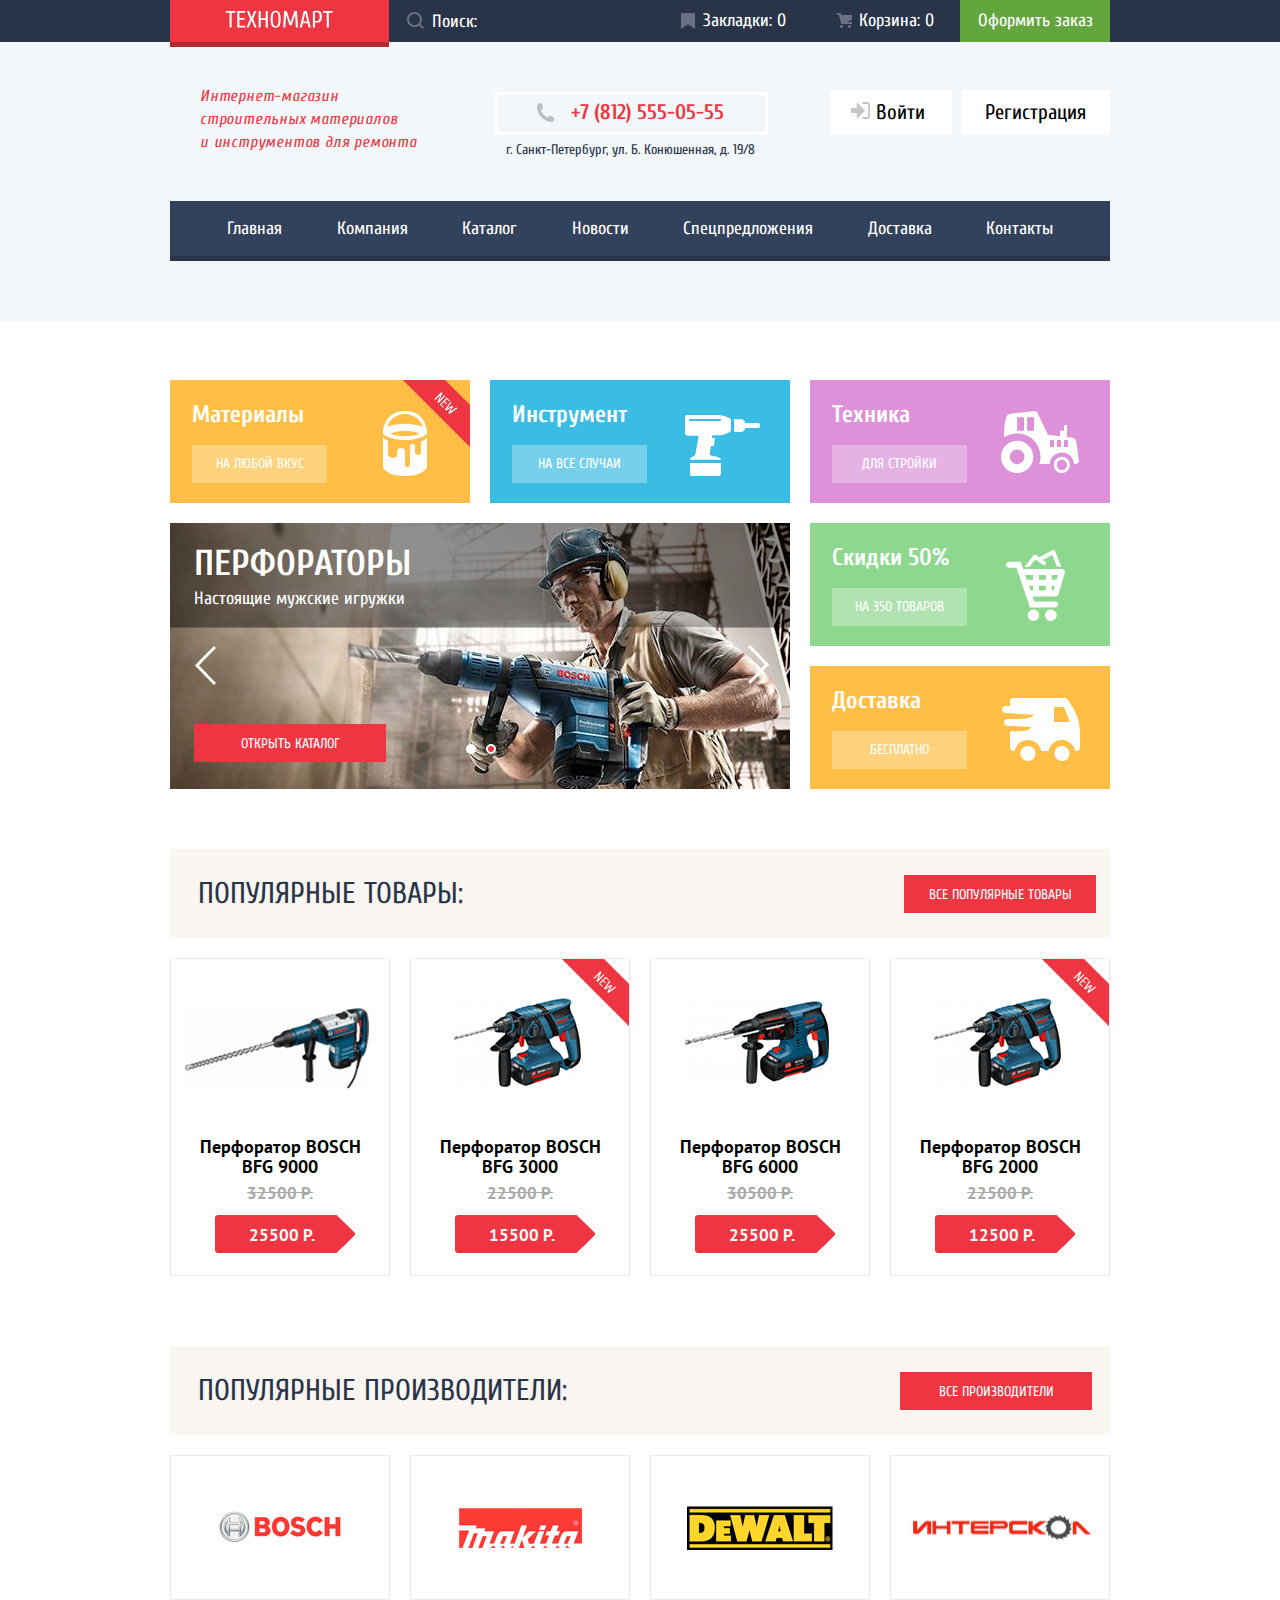
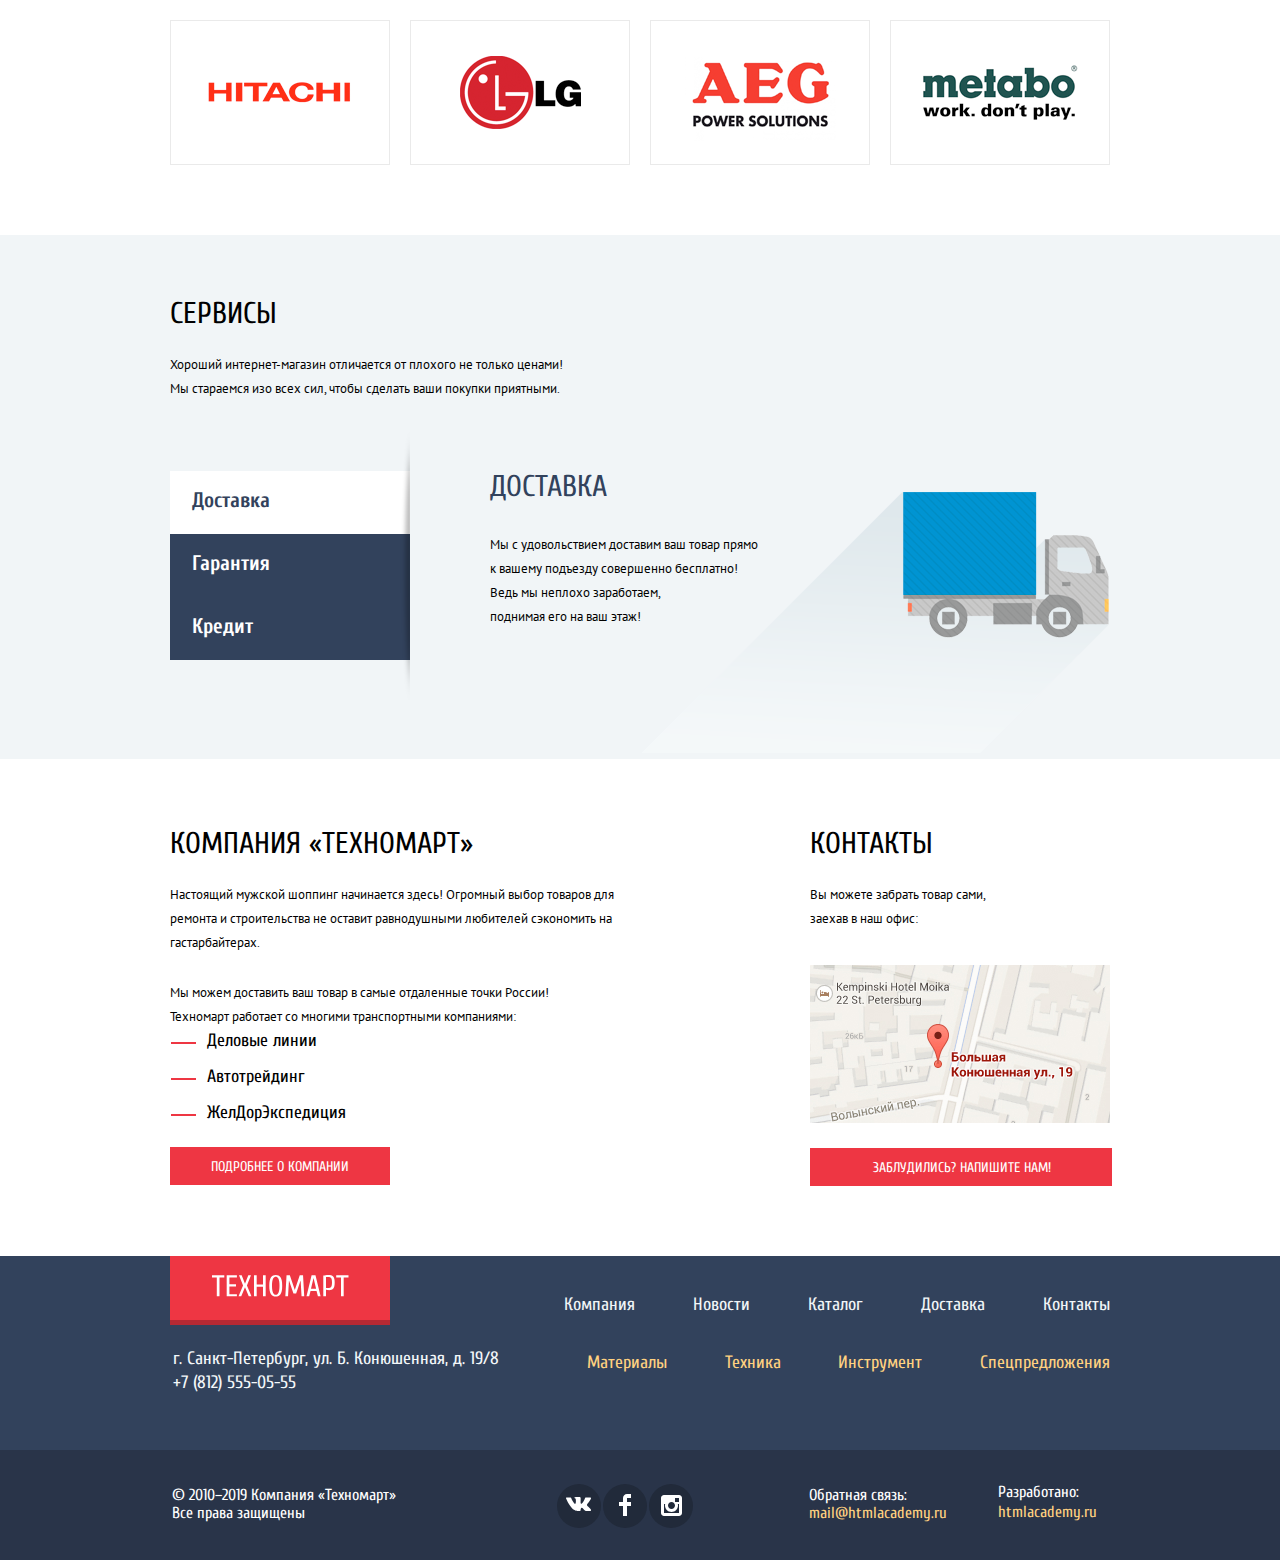
<file: index.html>
<!DOCTYPE html>
<html class="page" lang="ru">
  <head>
    <meta charset="utf-8">
    <link href="https://fonts.googleapis.com/css2?family=Cuprum:wght@400;700&display=swap" rel="stylesheet">
    <!--Шрифт Cuprum Шрифт Cuprum-->
    <link href="https://fonts.googleapis.com/css2?family=PT+Sans:wght@400;700&display=swap" rel="stylesheet">
    <!--Шрифт PT sans -->
    <link rel="stylesheet" href="css/normalize.css">
    <link rel="stylesheet" href="css/style.css">
    <title>Техномарт, велком</title>
  </head>
  <body class="page-body">
    <header class="main-header">
      <div class="up-header">
        <div class="container flex-header">
          <a href="index.html" class="shop-name"><img src="img/logo-technomart.svg" width="108" height="18" alt="Technomart-logo"></a>
          <form method="get" action="https://echo.htmlacademy.ru">
            <input type="search" class="search" name="search" id="search" placeholder="Поиск:">
            <label class="search-div" for="search"></label>
          </form>
          <a class="flex-shift bookmark" href="">Закладки: 0</a>
          <a class="basket" href="">Корзина: 0</a>
          <a class="form-button" href="">Оформить заказ</a>
        </div>
      </div>
      <div class="container flex-header-mid">
        <p class="red-text">Интернет-магазин<br>
          строительных материалов<br>
          и инструментов для ремонта
        </p>
        <div>
          <a href="tel:+78125550555" class="telno">+7 (812) 555-05-55</a>
          <p class="address">г. Санкт-Петербург, ул. Б. Конюшенная, д. 19/8</p>
        </div>
        <div>
          <a href="" class="header-button-login">
            <svg width="20" height="17" viewBox="0 0 20 17" fill="none" xmlns="http://www.w3.org/2000/svg">
              <path d="M14.1667 8.5L5.71429 0V6H0V11H5.71429V17L14.1667 8.5Z"/>
              <path d="M16.1771 15.01H11.3895V17H16.1771C18.2514 17 19.0381 15.19 19.0619 13.974V3.028C19.0381 1.811 18.2514 0 16.1771 0H11.3895V1.99H16.1771C16.9762 1.99 17.1219 2.671 17.1391 3.047V13.951C17.1229 14.327 16.9762 15.01 16.1771 15.01Z"/>
            </svg>
            Войти
          </a>
          <a href="" class="header-button-reg">Регистрация</a>
        </div>
      </div>
      <nav class="main-navigation">
        <ul class="site-navigation">
          <li><a href="">Главная</a></li>
          <li><a href="">Компания</a></li>
          <li><a href="catalog.html">Каталог</a></li>
          <li><a href="">Новости</a></li>
          <li><a href="">Спецпредложения</a></li>
          <li><a href="">Доставка</a></li>
          <li><a href="">Контакты</a></li>
        </ul>
      </nav>
    </header>
    <main>
      <h1 hidden>Магазин Техномарт</h1>
      <section id="navigation" class="navigation container">
        <h2 hidden>Навигация</h2>
        <ul class="navigation-list">
          <li class="item orange-background-1">
            <h3>Материалы</h3>
            <a class="main-button"  href="">на любой вкус</a>
          </li>
          <li class="item blue-background">
            <h3>Инструмент</h3>
            <a class="main-button"  href="">на все случаи</a>
          </li>
          <li class="item purple-background">
            <h3>Техника</h3>
            <a class="main-button"  href="">для стройки</a>
          </li>
          <li class="item green-background">
            <h3>Скидки 50%</h3>
            <a class="main-button" href="">на 350 товаров</a>
          </li>
          <li class="item orange-background-2">
            <h3>Доставка</h3>
            <a class="main-button"  href="">бесплатно</a>
          </li>
          <li class="slider">
            <div class="slider-item-1  active-slide">
              <div class="black-line">
                <h3 class="perforators">Перфораторы</h3>
                <p class="description-perforators">Настоящие мужские игружки</p>
              </div>
              <button class="button-left">Назад</button>
              <button class="button-right">Вперед</button>
              <a href="catalog.html" class="red-button open-catalog">открыть каталог</a>
              <div class="grey-round"></div>
              <div class="red-grey-round"></div>
            </div>
            <div class="slider-item-2">
              <div class="black-line">
                <h3 class="perforators">Дрели</h3>
                <p class="description-perforators">Соседям на радость!</p>
              </div>
              <button class="button-left">Назад</button>
              <button class="button-right">Вперед</button>
              <a href="catalog.html" class="red-button open-catalog">открыть каталог</a>
              <div class="grey-round"></div>
              <div class="red-grey-round"></div>
            </div>
          </li>
        </ul>
      </section>
      <section id="popular_product" class="product container">
        <div class="part">
          <h2>популярные товары:</h2>
          <a class="red-button" href="">все популярные товары</a>
        </div>
        <ul class="product-list">
          <li>
            <a href="">
            <img src="img/snippet-32961-copy-3.jpg" width="184" height="164" alt="Перфоратор BOSCH BFG 9000">
            </a>
            <p class="description">Перфоратор BOSCH<br>
              BFG 9000
            </p>
            <p class="crossed"><del>32500 Р.</del></p>
            <p class="price">25500 Р.</p>
            <div class="by-hover">
              <a class="buy-link" href="">Купить</a>
              <a class="basket-link" href="">В закладки</a>
            </div>
          </li>
          <li class="new-item">
            <a href="">
            <img src="img/snippet-18927-copy-3.jpg" width="127" height="112" alt="Перфоратор BOSCH BFG 3000">
            </a>
            <p class="description">Перфоратор BOSCH<br>
              BFG 3000
            </p>
            <p class="crossed"><del>22500 Р.</del></p>
            <p class="price">15500 Р.</p>
            <div class="by-hover">
              <a class="buy-link" href="">Купить</a>
              <a class="basket-link" href="">В закладки</a>
            </div>
          </li>
          <li>
            <a href="">
            <img src="img/snippet-945-copy-2.jpg" width="144" height="128" alt="Перфоратор BOSCH BFG 6000">
            </a>
            <p class="description">Перфоратор BOSCH<br>
              BFG 6000
            </p>
            <p class="crossed"><del>30500 Р.</del></p>
            <p class="price">25500 Р.</p>
            <div class="by-hover">
              <a class="buy-link" href="">Купить</a>
              <a class="basket-link" href="">В закладки</a>
            </div>
          </li>
          <li class="new-item">
            <a href="">
            <img src="img/snippet-18927-copy-3.jpg" width="127" height="112" alt="Перфоратор BOSCH BFG 2000">
            </a>
            <p class="description">Перфоратор BOSCH<br>
              BFG 2000
            </p>
            <p class="crossed"><del>22500 Р.</del></p>
            <p class="price">12500 Р.</p>
            <div class="by-hover">
              <a class="buy-link" href="">Купить</a>
              <a class="basket-link" href="">В закладки</a>
            </div>
          </li>
        </ul>
      </section>
      <section id="company" class="company container">
        <div class="part">
          <h2>популярные производители:</h2>
          <a class="red-button popular-company" href="">все производители</a>
        </div>
        <ul class="company-list">
          <li>
            <a href="">
            <img src="img/bosch.png" width="126" height="37" alt="лого bosch">
            </a>
          </li>
          <li>
            <a href="">
            <img src="img/makita.png" width="123" height="40" alt="лого makita">
            </a>
          </li>
          <li>
            <a href="">
            <img src="img/dewalt.png" width="146" height="44" alt="лого dewalt">
            </a>
          </li>
          <li>
            <a href="">
            <img src="img/interscol-1.png" width="200" height="75" alt="лого интерскол">
            </a>
          </li>
          <li>
            <a href="">
            <img src="img/hitachi.png" width="169" height="31" alt="лого hitachi">
            </a>
          </li>
          <li>
            <a href="">
            <img src="img/lg.png" width="121" height="73" alt="лого lg">
            </a>
          </li>
          <li>
            <a href="">
            <img src="img/aeg.png" width="151" height="96" alt="лого aeg">
            </a>
          </li>
          <li>
            <a href="">
            <img src="img/metabo.png" width="204" height="69" alt="лого metabo">
            </a>
          </li>
        </ul>
      </section>
      <section class="services-background">
        <div class="container-service">
          <h2 class="title">Сервисы</h2>
          <p>Хороший интернет-магазин отличается от плохого не только ценами!<br>
            Мы стараемся изо всех сил, чтобы сделать ваши покупки приятными.
          </p>
          <div class="services-flex">
            <ul class="services-list">
              <li class="option active-service">Доставка</li>
              <li class="option">Гарантия</li>
              <li class="option">Кредит</li>
            </ul>
            <div class="delivery active-services">
              <p>Доставка</p>
              <p>Мы с удовольствием доставим ваш товар прямо<br>
                к вашему подъезду совершенно бесплатно!<br>
                Ведь мы неплохо заработаем,<br>
                поднимая его на ваш этаж!
              </p>
            </div>
            <div class="gurantee">
              <p>гарантия</p>
              <p>Если купленный у нас товар поломается или заискрит,<br>
                а также в случае пожара, спровоцированного его<br>
                возгоранием,  вы всегда можете быть уверены в нашей<br>
                гарантии. Мы обменяем сгоревший товар на новый.<br>
                Дом уж восстановите как-нибудь сами.
              </p>
            </div>
            <div class="credit">
              <p>кредит</p>
              <p>Залезть в долговую яму стало проще!<br>
                Кредитные консультанты придут вам на помощь.
              </p>
              <a>отправить заявку</a>
            </div>
          </div>
        </div>
      </section>
      <section class="company-contact container">
        <div>
          <h2 class="title">Компания «Техномарт»</h2>
          <p>Настоящий мужской шоппинг начинается здесь! Огромный выбор товаров для<br>
            ремонта и строительства не оставит равнодушными любителей сэкономить на<br>
            гастарбайтерах.
          </p>
          <p class="paragraph">Мы можем доставить ваш товар в самые отдаленные точки России!<br>
            Техномарт работает со многими транспортными компаниями:
          </p>
          <ul class="companies-list">
            <li class="companies">Деловые линии</li>
            <li class="companies">Автотрейдинг</li>
            <li class="companies">ЖелДорЭкспедиция</li>
          </ul>
          <a class="red-button more-company" >подробнее о компании</a>
        </div>
        <div>
          <h2 class="title">Контакты</h2>
          <p class="map-gap">Вы можете забрать товар сами,<br>
            заехав в наш офис:
          </p>
          <a href="https://goo.gl/maps/ht56qPtt4KKwMJ5k6">
            <img src="img/map.jpg" width="300" height="158" alt="адрес на карте">
          </a>
          <a class="red-button got-lost" href="">заблудились? напишите нам!</a>
        </div>
      </section>
    </main>
    <footer>
      <div class="blue-background-footer">
        <div class="container container-footer">
          <div class="flex-footer">
            <a href="index.html" class="shop-name-footer"><img src="img/logo-technomart-bottom.svg" width="138" height="23" alt="Technomart-logo"></a>
            <ul class="upper-ul">
              <li><a href="">Компания</a></li>
              <li><a href="">Новости</a></li>
              <li><a href="catalog.html">Каталог</a></li>
              <li><a href="">Доставка</a></li>
              <li><a href="">Контакты</a></li>
            </ul>
          </div>
          <div class="flex-footer">
            <ul class="lower-ul">
              <li><a  href="">Материалы</a></li>
              <li><a  href="">Техника</a></li>
              <li><a  href="">Инструмент</a></li>
              <li><a  href="">Спецпредложения</a></li>
            </ul>
            <p class="address-footer">г. Санкт-Петербург, ул. Б. Конюшенная, д. 19/8<br>+7 (812) 555-05-55</p>
          </div>
        </div>
      </div>
      <div class="dark-blue-background-footer">
        <div class="frame-of-site-flex">
          <p class="rights">© 2010–2019 Компания «Техномарт»<br>
            Все права защищены
          </p>
          <ul class="icon-flex">
            <li>
              <a class="icon-vk" href=""><img src="img/icon-vk.svg" width="26" height="15" alt="vk-icon"></a>
            </li>
            <li>
              <a class="icon-fb" href=""><img src="img/icon-fb.svg" width="12" height="22" alt="facebook-icon"></a>
            </li>
            <li>
              <a class="icon-insta" href=""><img src="img/icon-insta.svg" width="21" height="21" alt="instagram-icon"></a>
            </li>
          </ul>
          <div class="link-flex">
            <p class="reference">Обратная связь:<br>
              <a href="">mail@htmlacademy.ru</a>
            </p>
            <div>
              <p class="reference">Разработано:</p>
              <a class="academy" href="https://htmlacademy.ru/intensive/htmlcss">htmlacademy.ru</a>
            </div>
          </div>
        </div>
      </div>
    </footer>
    <section class="modal modal-feedback">
      <form action="https://echo.htmlacademy.ru" method="post">
        <div class="flex-feedback">
          <div class="flex-data">
            <div class="flex-feedback-name">
              <label for="name-field">Ваше имя:</label>
              <input type="text" name="name" id="name-field" placeholder="Имя Фамилия">
            </div>
            <div class="flex-feedback-email">
              <label for="email-field">Ваш e-mail:</label>
              <input type="email" name="email" id="email-field" placeholder="email@example.com">
            </div>
          </div>
          <div>
            <label>Текст письма:</label>
            <textarea name="comment" id="comment-field" placeholder="В свободной форме" rows="10" cols="70"></textarea>
          </div>
        </div>
        <div class="feedback-send">
          <button type="submit" class="red-button">отправить</button>
        </div>
      </form>
      <button type="button" class="modal-close" aria-label="Закрыть"></button>
    </section>
    <section class="modal modal-map">
      <iframe src="https://www.google.com/maps/embed?pb=!1m18!1m12!1m3!1d1998.5991043651616!2d30.320894615877418!3d59.938794181876204!2m3!1f0!2f0!3f0!3m2!1i1024!2i768!4f13.1!3m3!1m2!1s0x4696310fca5ba729%3A0xea9c53d4493c879f!2z0JHQvtC70YzRiNCw0Y8g0JrQvtC90Y7RiNC10L3QvdCw0Y8g0YPQuy4sIDE5LCDQodCw0L3QutGCLdCf0LXRgtC10YDQsdGD0YDQsywgMTkxMTg2!5e0!3m2!1sru!2sru!4v1604430750409!5m2!1sru!2sru"
        width="943" height="449" allowfullscreen="" aria-hidden="false" title="Офис компании по адресу ул. Большая Конюшенная 19/8, Санкт-Петербург"></iframe>
      <button type="button" class="modal-close-map" aria-label="Закрыть"></button>
    </section>
  </body>
</html>
</file>
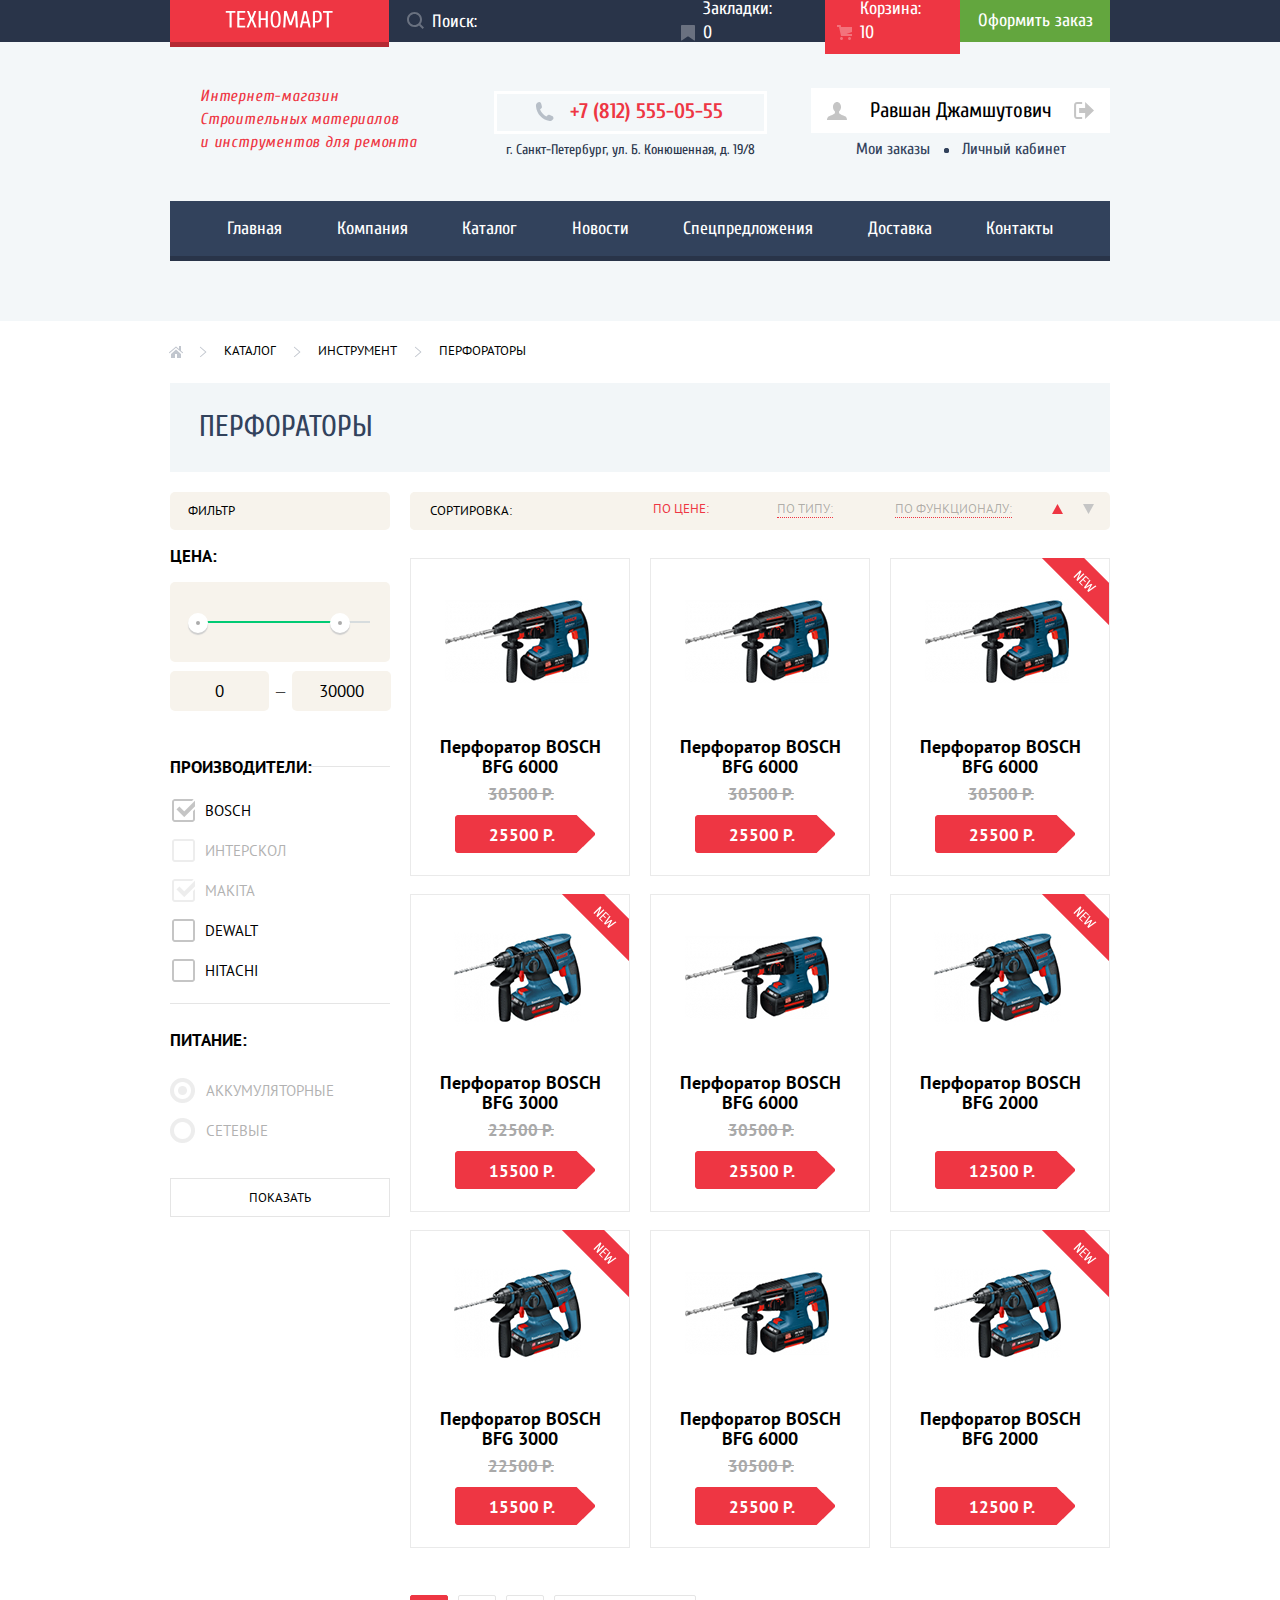
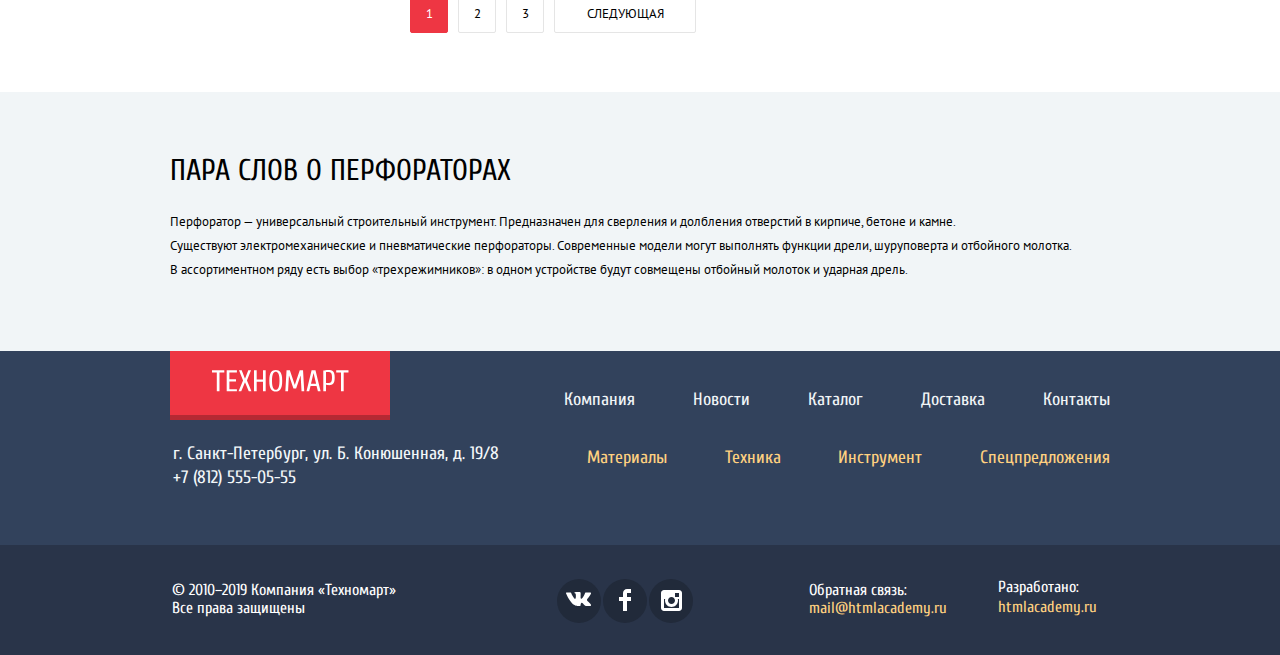
<file: catalog.html>
<!DOCTYPE html>
<html lang="ru">
  <head>
    <meta charset="utf-8">
    <link href="https://fonts.googleapis.com/css2?family=Cuprum:wght@400;700&display=swap" rel="stylesheet">
    <!--Шрифт Cuprum -->
    <link href="https://fonts.googleapis.com/css2?family=PT+Sans:wght@400;700&display=swap" rel="stylesheet">
    <!--Шрифт PT sans -->
    <link rel="stylesheet" href="css/normalize.css">
    <link rel="stylesheet" href="css/style.css">
    <title>Техномарт, каталог</title>
  </head>
  <body class="page-body">
    <header class="main-header">
      <div class="up-header">
        <div class="container flex-header">
          <a href="index.html" class="shop-name"><img src="img/logo-technomart.svg" width="108" height="18" alt="Technomart-logo"></a>
          <form method="get" action="https://echo.htmlacademy.ru">
            <input type="search" class="search" name="search" id="search" placeholder="Поиск:">
            <label class="search-div" for="search"></label>
          </form>
          <a class="flex-shift bookmark bookmark-catalog" href="">Закладки: 0</a>
          <a class="basket box-red" href="">Корзина: 10</a>
          <a class="form-button" href="">Оформить заказ</a>
        </div>
      </div>
      <div class="container  flex-header-mid">
        <p class="red-text">Интернет-магазин<br>
          Строительных материалов<br>
          и инструментов для ремонта
        </p>
        <div>
          <a href="tel:+78125550555" class="telno telno-catalog">+7 (812) 555-05-55</a>
          <p class="address address-catalog">г. Санкт-Петербург, ул. Б. Конюшенная, д. 19/8</p>
        </div>
        <div>
          <a class="header-button" href="">
            <svg width="20" height="18" viewBox="0 0 20 18" fill="none" xmlns="http://www.w3.org/2000/svg" class="user-icon">
              <path d="M17.881 14.166C15.737 13.431 13.625 12.5 12.674 11.776C12.017 11.275 11.904 10.158 12.157 9.361C13.275 8.458 14.021 6.884 14.021 5.083C14.021 2.276 12.221 0 10 0C7.77902 0 5.97901 2.276 5.97901 5.083C5.97901 6.884 6.72501 8.457 7.84201 9.36C8.09501 10.158 7.98302 11.275 7.32502 11.776C6.37502 12.5 4.26201 13.43 2.11801 14.166C-0.0259852 14.902 1.48343e-05 18 1.48343e-05 18H20C20 18 20.025 14.901 17.881 14.166Z" />
            </svg>
            Равшан Джамшутович
            <svg width="20" height="17" viewBox="0 0 20 17" fill="none" xmlns="http://www.w3.org/2000/svg" class="logout-icon">
              <path d="M20 8.5L11.125 0V6H5.125V11H11.125V17L20 8.5Z"/>
              <path d="M2.10591 13.952V3.048C2.12391 2.672 2.27691 1.991 3.11591 1.991H8.14291V0H3.11591C0.937914 0 0.111914 1.81 0.0869141 3.027V13.973C0.111914 15.189 0.937914 17 3.11591 17H8.14291V15.01H3.11591C2.27691 15.01 2.12391 14.327 2.10591 13.952Z"/>
            </svg>
          </a>
          <ul class="cabinet">
            <li><a href="" >Мои заказы</a></li>
            <li><a href="">Личный кабинет</a></li>
          </ul>
        </div>
      </div>
      <nav class="main-navigation">
        <ul class="site-navigation">
          <li><a href="index.html">Главная</a></li>
          <li><a href="">Компания</a></li>
          <li><a href="">Каталог</a></li>
          <li><a href="">Новости</a></li>
          <li><a href="">Спецпредложения</a></li>
          <li><a href="">Доставка</a></li>
          <li><a href="">Контакты</a></li>
        </ul>
      </nav>
    </header>
    <main>
      <h1 hidden>Каталог</h1>
      <div class="container">
        <section>
          <h2 hidden>Навигация</h2>
          <ul class="navigator">
            <li><a href="catalog.html">Каталог</a></li>
            <li><a>Инструмент</a></li>
            <li><a>Перфораторы</a></li>
          </ul>
        </section>
        <h2 class="catalog-title">перфораторы</h2>
        <div class="global-grid">
          <section id="filter">
            <h2 class="filter">Фильтр</h2>
            <form method="get" action="https://echo.htmlacademy.ru">
              <fieldset class="filter-item">
                <legend>Цена:</legend>
                <div class="range-filter">
                  <div class="range-controls">
                    <div class="scale">
                      <div class="bar"></div>
                    </div>
                    <div class="toggle toggle-min"></div>
                    <div class="toggle toggle-max"></div>
                  </div>
                  <div class="price-controls">
                    <label class="min-price">
                    <input type="text" name="min-price" value="0">
                    </label>
                    <p>—</p>
                    <label class="max-price">
                    <input type="text" name="max-price" value="30000">
                    </label>
                  </div>
                </div>
              </fieldset>
              <fieldset class="filter-item">
                <h3 class="filter-title">Производители:</h3>
                <div class="form-group">
                  <input type="checkbox" id="bosch" name="bosch" checked>
                  <label for="bosch">bosch</label>
                </div>
                <div class="form-group">
                  <input type="checkbox" id="interskol" name="interskol" disabled>
                  <label for="interskol">интерскол</label>
                </div>
                <div class="form-group">
                  <input type="checkbox" id="makita" name="makita" checked disabled>
                  <label for="makita">makita</label>
                </div>
                <div class="form-group">
                  <input type="checkbox" id="dewalt" name="dewalt">
                  <label for="dewalt">dewalt</label>
                </div>
                <div class="form-group">
                  <input type="checkbox" id="hitachi" name="hitachi">
                  <label for="hitachi">hitachi</label>
                </div>
              </fieldset>
              <fieldset class="filter-item">
                <h3 class="filter-title-power">Питание:</h3>
                <div class="filter-list-power">
                  <input  type="radio" value="accumulator" id="accumulator" name="power" checked disabled>
                  <label for="accumulator">аккумуляторные</label>
                </div>
                <div class="filter-list-power">
                  <input type="radio" value="mains" id="mains" name="power" disabled>
                  <label for="mains">сетевые</label>
                </div>
                <button class="filter-button" type="submit">Показать</button>
              </fieldset>
              <!-- Другие элементы формы -->
            </form>
          </section>
          <div>
            <section id="sorting" class="filter-price">
              <div class="sorting-flex">
                <h2 class="filter">Сортировка:</h2>
                <ul class="filter-upper">
                  <li><a href="" class="active-filter">По цене:</a></li>
                  <li><a href="">По типу:</a></li>
                  <li><a href="">По функционалу:</a></li>
                </ul>
                <button class="button-up-dir button-dir-active">
                  <svg width="11" height="10" viewBox="0 0 11 10" fill="none" xmlns="http://www.w3.org/2000/svg">
                    <path d="M5.5 10L0 0H11"/>
                  </svg>
                  по возрастанию
                </button>
                <!--Стрелка наверх -->
                <button class="button-down-dir">
                  <svg width="11" height="10" viewBox="0 0 11 10" fill="none" xmlns="http://www.w3.org/2000/svg">
                    <path d="M5.5 10L0 0H11"/>
                  </svg>
                  по убыванию
                </button>
                <!--Стрелка вниз -->
              </div>
            </section>
            <section id="perforators">
              <h2 hidden>Перфораторы</h2>
              <ul class="perforators-grid">
                <li>
                  <a href="">
                  <img src="img/snippet-945-copy-2.jpg" width="144" height="128" alt="Перфоратор BOSCH BFG 6000">
                  </a>
                  <p class="description">Перфоратор BOSCH<br>
                    BFG 6000
                  </p>
                  <p class="crossed-catalog"><del>30500 Р.</del></p>
                  <p class="price">25500 Р.</p>
                  <div class="by-hover">
                    <a class="buy-link" href="">Купить</a>
                    <a class="basket-link" href="">В закладки</a>
                  </div>
                </li>
                <li>
                  <a href="">
                  <img src="img/snippet-945-copy-2.jpg" width="144" height="128" alt="Перфоратор BOSCH BFG 6000">
                  </a>
                  <p class="description">Перфоратор BOSCH<br>
                    BFG 6000
                  </p>
                  <p class="crossed-catalog"><del>30500 Р.</del></p>
                  <p class="price">25500 Р.</p>
                  <div class="by-hover">
                    <a class="buy-link" href="">Купить</a>
                    <a class="basket-link" href="">В закладки</a>
                  </div>
                </li>
                <li class="new-item">
                  <a href="">
                  <img src="img/snippet-945-copy-2.jpg" width="144" height="128" alt="Перфоратор BOSCH BFG 6000">
                  </a>
                  <p class="description">Перфоратор BOSCH<br>
                    BFG 6000
                  </p>
                  <p class="crossed-catalog"><del>30500 Р.</del></p>
                  <p class="price">25500 Р.</p>
                  <div class="by-hover">
                    <a class="buy-link" href="">Купить</a>
                    <a class="basket-link" href="">В закладки</a>
                  </div>
                </li>
                <li class="new-item">
                  <a href="">
                  <img src="img/snippet-18927-copy-3.jpg" width="127" height="112" alt="Перфоратор BOSCH BFG 3000">
                  </a>
                  <p class="description">Перфоратор BOSCH<br>
                    BFG 3000
                  </p>
                  <p class="crossed-catalog"><del>22500 Р.</del></p>
                  <p class="price">15500 Р.</p>
                  <div class="by-hover">
                    <a class="buy-link" href="">Купить</a>
                    <a class="basket-link" href="">В закладки</a>
                  </div>
                </li>
                <li>
                  <a href="">
                  <img src="img/snippet-945-copy-2.jpg" width="144" height="128" alt="Перфоратор BOSCH BFG 6000">
                  </a>
                  <p class="description">Перфоратор BOSCH<br>
                    BFG 6000
                  </p>
                  <p class="crossed-catalog"><del>30500 Р.</del></p>
                  <p class="price">25500 Р.</p>
                  <div class="by-hover">
                    <a class="buy-link" href="">Купить</a>
                    <a class="basket-link" href="">В закладки</a>
                  </div>
                </li>
                <li  class="new-item">
                  <a href="">
                  <img src="img/snippet-18927-copy-3.jpg" width="127" height="112" alt="Перфоратор BOSCH BFG 2000">
                  </a>
                  <p class="description">Перфоратор BOSCH<br>
                    BFG 2000
                  </p>
                  <p class="price">12500 Р.</p>
                  <div class="by-hover">
                    <a class="buy-link" href="">Купить</a>
                    <a class="basket-link" href="">В закладки</a>
                  </div>
                </li>
                <li  class="new-item">
                  <a href="">
                  <img src="img/snippet-18927-copy-3.jpg" width="127" height="112" alt="Перфоратор BOSCH BFG 3000">
                  </a>
                  <p class="description">Перфоратор BOSCH<br>
                    BFG 3000
                  </p>
                  <p class="crossed-catalog"><del>22500 Р.</del></p>
                  <p class="price">15500 Р.</p>
                  <div class="by-hover">
                    <a class="buy-link" href="">Купить</a>
                    <a class="basket-link" href="">В закладки</a>
                  </div>
                </li>
                <li>
                  <a href="">
                  <img src="img/snippet-945-copy-2.jpg" width="144" height="128" alt="Перфоратор BOSCH BFG 6000">
                  </a>
                  <p class="description">Перфоратор BOSCH<br>
                    BFG 6000
                  </p>
                  <p class="crossed-catalog"><del>30500 Р.</del></p>
                  <p class="price">25500 Р.</p>
                  <div class="by-hover">
                    <a class="buy-link" href="">Купить</a>
                    <a class="basket-link" href="">В закладки</a>
                  </div>
                </li>
                <li  class="new-item">
                  <a href="">
                  <img src="img/snippet-18927-copy-3.jpg" width="127" height="112" alt="Перфоратор BOSCH BFG 2000">
                  </a>
                  <p class="description">Перфоратор BOSCH<br>
                    BFG 2000
                  </p>
                  <p class="price">12500 Р.</p>
                  <div class="by-hover">
                    <a class="buy-link" href="">Купить</a>
                    <a class="basket-link" href="">В закладки</a>
                  </div>
                </li>
              </ul>
              <div class="pages">
                <a href="" class="active-page">1</a>
                <a href="">2</a>
                <a href="">3</a>
                <a href="">Следующая</a>
              </div>
            </section>
          </div>
        </div>
      </div>
      <section class="services-background-catalog">
        <div class="container">
          <h2 class="title">Пара слов о перфораторах</h2>
          <p>Перфоратор — универсальный строительный инструмент. Предназначен для сверления и долбления отверстий в кирпиче, бетоне и камне.<br>
            Существуют электромеханические и пневматические перфораторы. Современные модели могут выполнять функции дрели, шуруповерта и отбойного молотка.<br>
            В ассортиментном ряду есть выбор «трехрежимников»: в одном устройстве будут совмещены отбойный молоток и ударная дрель.
          </p>
        </div>
      </section>
    </main>
    <footer>
      <div class="blue-background-footer">
        <div class="container container-footer">
          <div class="flex-footer">
            <a href="index.html" class="shop-name-footer"><img src="img/logo-technomart-bottom.svg" width="138" height="23" alt="Technomart-logo"></a>
            <ul class="upper-ul">
              <li><a href="">Компания</a></li>
              <li><a href="">Новости</a></li>
              <li><a href="catalog.html">Каталог</a></li>
              <li><a href="">Доставка</a></li>
              <li><a href="">Контакты</a></li>
            </ul>
          </div>
          <div class="flex-footer">
            <ul class="lower-ul">
              <li><a  href="">Материалы</a></li>
              <li><a  href="">Техника</a></li>
              <li><a  href="">Инструмент</a></li>
              <li><a  href="">Спецпредложения</a></li>
            </ul>
            <p class="address-footer">г. Санкт-Петербург, ул. Б. Конюшенная, д. 19/8<br>+7 (812) 555-05-55</p>
          </div>
        </div>
      </div>
      <div class="dark-blue-background-footer">
        <div class="frame-of-site-flex">
          <p class="rights">© 2010–2019 Компания «Техномарт»<br>
            Все права защищены
          </p>
          <ul class="icon-flex">
            <li>
              <a class="icon-vk" href=""><img src="img/icon-vk.svg" width="26" height="15" alt="vk-icon"></a>
            </li>
            <li>
              <a class="icon-fb" href=""><img src="img/icon-fb.svg" width="12" height="22" alt="facebook-icon"></a>
            </li>
            <li>
              <a class="icon-insta" href=""><img src="img/icon-insta.svg" width="21" height="21" alt="instagram-icon"></a>
            </li>
          </ul>
          <div class="link-flex">
            <p class="reference">Обратная связь:<br>
              <a href="">mail@htmlacademy.ru</a>
            </p>
            <div>
              <p class="reference">Разработано:</p>
              <a class="academy" href="https://htmlacademy.ru/intensive/htmlcss">htmlacademy.ru</a>
            </div>
          </div>
        </div>
      </div>
    </footer>
    <section class="modal modal-add">
      <p>Товар добавлен в корзину!</p>
      <div class="add-buttons">
        <a class="red-button">оформить заказ</a>
        <a class="shop-button">продолжить покупки</a>
      </div>
      <button type="button" class="modal-add-close" aria-label="Закрыть"></button>
    </section>
  </body>
</html>
</file>
<file: css/style.css>
:root{
  --red: #EE3643;
  --dark-blue: #293449;
  --white: #FFFFFF;
  --black: #000000;
  --green-button: #63A63E;
  --green-button-hover:#5FBB2D;
  --header-focus:#161D29;
  --background-orange: #FFBF47;
  --background-blue: #3BBCE3;
  --background-purple: #DC91D8;
  --background-green: #8ED78F;
  --part-color: #F9F5F0;
  --grey: #A9A9A9;
  --light-blue: #F1F5F7;
  --dark-light-blue: #32425C;
  --golden: #FFD180;
  --footer-address: #F3F7F9;
  --catalog-title: #F2F6F8;
  --cream: #F7F3EC;
  --border: #E5E5E5;
  --grey-box: #EAEAEA;
  --background-icon:#212A3A;
  --basic-grey:#C5C5C5;
  --shop-name-focus:#BA2732;
  --shop-name-hover: #CA2C37;
  --login-hover: #3D546F;
  --focus-navigation: #1D2739;
  --green-button-shadow: #367315;
  --green-button-hover: #5FBB2D;
  --green-button-focus: #518534;
  --feedback-send-background: #F4F4F4;
}

/*Grid*/
.page{
  height: 100%;
}

.container {
  width: 940px;
  margin: 0 auto;
  padding: 0;
}
.container-service{
  width: 940px;
  margin: 0 auto;
  padding: 0;
}

.navigation{
  margin-bottom: 60px;
  margin-top: 59px;
}

.navigation-list{
  display: grid;
  margin: 0;
  padding: 0;
  gap:20px;
  grid-template-columns: 300px 300px 300px;
  grid-auto-rows: 123px 123px 123px;
}
.navigation-list li{

}
.navigation-list h3{
  padding-left: 22px;
  margin-top: 20px;
}
.slider{
  position: relative;
  grid-column: 1 / 3;
  grid-row: 2 / 4;
}

.slider h3{
  margin: 0;
  padding: 0;
  padding-left: 24px;
  padding-top: 23px;
  text-transform: uppercase;
}
.slider p{
  margin: 0;
  padding: 0;
  padding-left: 24px;
  padding-top: 5px;
  padding-bottom: 16px;
}

.slider-item-1{
  display: none;
  height: 266px;
  background-image: url("../img/layer-99.jpg");
}

.slider-item-2{
  display: none;
  height: 266px;
  background-image: url("../img/layer-98.jpg");
}
.slider-item-1.active-slide{
  display:block;
}
.slider-item-2.active-slide{
  display:block;
}
.product{
  margin-bottom: 70px;
}

.product-list{
  display: grid;
  margin: 0;
  padding: 0;
  gap:20px;
  grid-template-columns: repeat(4, 220px);
  grid-auto-rows: 318px;
}
.product-list li{
  text-align: center;
  border: 1px solid var(--grey-box);
  box-sizing: border-box;
  position: relative;
}

.product-list a{
  display: flex;
  flex-wrap: wrap;
  width: 100%;
  height: 153px;
  justify-content: center;
  align-items: center;
  padding-right: 6px;
  box-sizing: border-box;
}

.product-list img, .perforators-grid img{
  position: relative;
  top:7px;
}
.company{
  margin-bottom: 70px;
}

.company-list{
  display: grid;
  margin: 0;
  padding: 0;
  gap:20px;
  grid-template-columns: repeat(4, 220px);
  grid-template-rows: repeat(2, 145px);
}


.company-list a{
  border: 1px solid var(--grey-box);
  box-sizing: border-box;
  display: flex;
  justify-content:center;
  align-items:center;
  width: 220px;
  height: 145px;
}

.company-list li:hover{
  box-shadow:0 4px 20px rgba(0, 0, 0, 0.15);
}
.company-list li:focus, .company-list a:focus{
  opacity: 0.5;
}


.company-contact{
  display: grid;
  grid-template-columns: 640px 300px;
  margin-top: 70px;
  margin-bottom: 70px
}

.global-grid{
display: grid;
gap:20px;
grid-template-columns: 220px 700px;
}

.perforators-grid{
  margin: 0;
  padding: 0;
  display:grid;
  grid-column-gap: 20px;
  grid-row-gap: 18px;
  grid-template-columns: 220px 220px 220px;
  grid-auto-rows: 318px;
}
.perforators-grid li{
  text-align: center;
  border: 1px solid var(--grey-box);
  box-sizing: border-box;
  position: relative;
}

.new-item::after{
  content:"";
  position: absolute;
  background-image: url("../img/flag-new.png");
  z-index: 3;
  display: block;
  width: 70px;
  height: 70px;
  top:-0.5px;
  right:0px;
}

.perforators-grid a{
  display: flex;
  flex-wrap: wrap;
  width: 100%;
  height: 153px;
  justify-content: center;
  align-items: center;
  padding-right: 6px;
  box-sizing: border-box;
}

.perforators-grid img{
  position: relative;
  top:7px;
}
.crossed-catalog{
  color: var(--grey);
  font-family: "PT Sans", "Arial", sans-serif;
  font-weight: bold;
  font-size: 17px;
  line-height: 18px;
  margin: 0;
  padding: 0;
  position: relative;
  top: 8px;
  left: 1px;
}

.by-hover{
  position: absolute;
  top:-0.5px;
  left:0.5px;
  width: 100%;
  background-color: var(--white);
  height: 130px;
  display: none;
}
.perforators-grid li:hover .by-hover, .product-list li:hover .by-hover{
  display: block;
}

.perforators-grid li:hover, .product-list li:hover{
  box-shadow: 0 4px 20px rgba(0,0,0, 0.15);
}
.by-hover .buy-link:hover{
  background-color:var(--green-button-hover);
}

.by-hover .buy-link:focus{
  background-color: var(--green-button-focus);
}

.by-hover .basket-link:hover{
  border-color: var(--dark-light-blue);
}

.by-hover .basket-link:focus{
  opacity: 0.5;
}
/*Flex*/

.flex-header{
  display:flex;
  justify-content:flex-start;
  align-items: center;
  height: 42px;
}
.flex-shift{
margin-left: auto;
}
.flex-header-mid{
display: flex;
justify-content: space-between;
align-items: center;
margin-bottom: 3px;
}
.site-navigation{
  display:flex;
  justify-content: space-between;
  align-items: center;
  width:940px;
  height:60px;
  margin: 0 auto;
  padding:0;
  margin-bottom: 60px;
}

.site-navigation li{
  height: 100%;
  box-sizing: border-box;
}

.site-navigation a{
  height: 100%;
  padding: 16px 27px;
  display: block;
  box-sizing: border-box;
  color:var(--white);
}

.site-navigation a:hover{
  background-color: var(--dark-blue);
}

.site-navigation a:focus{
  background-color: var(--red);
}

.site-navigation li:first-child{
  margin-left:30px;
}

.site-navigation li:last-child{
  margin-right: 30px;
}

.part{
  display: flex;
  width:940px;
  height: 89px;
  justify-content: space-between;
  align-items: center;
}
.services-flex{
  display: flex;
  justify-content: flex-start;
}

.services-flex div{
  margin-left: 80px;
  flex-grow: 1;
  position: relative;
  margin-top: 33px;
}
.navigator{
  display: flex;
  justify-content: flex-start;
  align-items: center;
  position: relative;
  top:5px;
}

.flex-number-input{
  margin-top: 9px;
  display: flex;
  justify-content: space-between;
  align-items: center;
}

.sorting-flex{
  display: flex;
  align-items: center;
  margin-bottom: 28px;
  position: relative;
}

.sorting-flex .filter{
  padding-top: 10px;
  padding-bottom: 10px;
  padding-left: 20px;
  margin: 0;
}
.filter-upper{
  display: flex;
  margin: 0;
  padding: 0;
  position: relative;
  left: 141px;
  bottom: 2px;
}
.filter-upper li:nth-child(2){
  margin-left:68px;
  margin-right: 62px;
}
.pages{
  margin-top: 47px;
  margin-bottom: 59px;
  padding: 0;
  display: flex;
  justify-content: flex-start;
  align-items: center;
}
.upper-ul{
  display: flex;
  justify-content: space-between;
  padding: 0;
  width: 546px;
  margin-top: 32px;
  margin-bottom: 2px;
}

.lower-ul{
  display: flex;
  justify-content: space-between;
  padding: 0;
  margin-left: auto;
  width: 523px;
  margin-top: 25px;
}

.container-footer{
  padding-bottom: 55px;
}

.flex-footer{
  display: flex;
  justify-content: space-between;
  align-items: center;
}
.flex-footer p{
  order: -1;
}
.frame-of-site-flex{
  width: 940px;
  margin: 0 auto;
  display: flex;
  justify-content: space-between;
  align-items: center;
}
.link-flex{
  display: flex;
  justify-content: flex-start;
  align-items: center;
  position: relative;
  right: 13px;
  bottom: 2px;
}
.link-flex div{
  margin-left: 51px;
}

.icon-flex{
  display: flex;
  justify-content:space-between;
  position: relative;
  padding-left: 34px;
}
.icon-flex li{
  margin: 0 1px;
  content: "";
  width: 44px;
  height: 44px;
  border-radius:50%;
  background-color: var(--background-icon);
  display: flex;
  justify-content: center;
  align-items: center;
}
.icon-flex li:hover, .icon-flex li:focus{
  background-color: var(--red);
}
.icon-vk{
  padding-top: 2px;
}

.icon-fb{
  padding-top: 6px;
}

.icon-insta{
  padding-top: 7px;
}

/*Global*/
.page-body{
  font-family: "PT Sans", "Arial", sans-serif;
  font-size: 13px;
  line-height: 24px;
  font-weight: 400;
  min-height: 100%;
display: grid;
grid-template-rows: min-content 1fr min-content;

}

.page-body a{
    text-decoration:none;
}
.page-body ul{
  list-style:none;
}

.main-header{
  background: var(--footer-address);
}
.up-header{
  background-color: var(--dark-blue);
  color: var(--white);
  font-family: "Cuprum", "Arial", sans-serif;
  font-size: 18px;
  line-height: 24px;
}


.search-div{
  position: relative;
}

.search-div::before{
  content: "";
  position: absolute;
  width: 17px;
  height: 17px;
  left:18px;
  top:-30px;
  background-image: url("../img/icon-search.svg");
  background-repeat: no-repeat;
  background-position: 0 0;
}

.search{
  background-color: var(--dark-blue);
  color: var(--white);
  font-family: "Cuprum", "Arial", sans-serif;
  font-size: 18px;
  line-height: 24px;
  border: none;
  display: block;
  height: 42px;
  width: 271px;
  padding-left: 43px;
  position: relative;
}

.search:focus + label::before{
  background-image: url("../img/icon-search-red.svg");
}

.search:focus{
  background-color: var(--white);
  color: var(--black);
}

.search a{
  font-size: 24px;
  font-weight: 400;
}

.search::placeholder{
  color: var(--white);
  font-family: "Cuprum", "Arial", sans-serif;
  font-size: 18px;
  line-height: 24px;
}

.bookmark{
  position: relative;
  display: block;
  padding: 9px 24px 9px 43px;
}
.bookmark-catalog{
  padding-right: 39px;
}
.bookmark::before{
  content: "";
  position: absolute;
  width: 14px;
  height: 16px;
  right: 115px;
  bottom: 13px;
  background-image: url("../img/icon-bookmark.svg");
  background-repeat: no-repeat;
  background-position: 0 0;
  opacity: 0.3;
}

.bookmark-catalog::before{
  content: "";
  position: absolute;
  width: 14px;
  height: 16px;
  right: 130px;
  bottom: 13px;
  background-image: url("../img/icon-bookmark.svg");
  background-repeat: no-repeat;
  background-position: 0 0;
  opacity: 0.3;
}
.bookmark:visited, .basket:visited{
  color: var(--white);
}
.bookmark:focus, .basket:focus{
  background-color: var(--header-focus);
  color: rgba(255,255,255, 0.5);
}

.bookmark:hover::before, .basket:hover::before{
  opacity: 1;
}

.bookmark:focus::before, .basket:focus::before{
  opacity: 0.3;
}

.basket{
  position: relative;
  display: block;
  padding: 9px 26px 9px 49px;
}
.basket::before{
  content: "";
  position: absolute;
  width: 15px;
  height: 15px;
  right: 108px;
  bottom: 14px;
  background-image: url("../img/icon-cart.svg");
  background-repeat: no-repeat;
  background-position: 0 0;
  opacity: 0.3;
}

.shop-name{
  background-color: var(--red);
  color: var(--white);
  display: inline-block;
  text-align: center;
  padding-top: 14px;
  padding-left: 55px;
  padding-right: 56px;
  padding-bottom: 12px;
  box-shadow: inset 0px -5px 0px rgba(0, 0, 0, 0.24);
}
.shop-name:focus{
  background-color: var(--shop-name-focus);
}

.box-red {
  background-color: var(--red);
  padding-right: 21px;
  padding-left: 35px;
}
.form-button{
  background-color: var(--green-button);
  color: var(--white);
  list-style: none;
  width: 150px;
  height: 42px;
  border: 0;
  text-align: center;
  line-height: 42px;
}

.form-button:hover{
  background-color: var(--green-button-hover);
}
.form-button:focus{
  background-color: var(--green-button);
  color: rgba(255,255,255, 0.5)
}

.red-text{
  color: var(--red);
  font-family: "Cuprum", "Arial", sans-serif;
  font-style: italic;
  font-size: 16px;
  line-height: 23px;
  position: relative;
  left:30px;
  margin-top: 42.5px;
  margin-bottom: 44.5px;
  letter-spacing: 0.8px;
}
.telno{
  color: var(--red);
  font-family: "Cuprum", "Arial", sans-serif;
  font-weight: bold ;
  font-size: 21px;
  line-height: 30px;
  text-decoration: none;
  display: inline-block;
  position: relative;
  padding:2px 41px 5px 73px;
  border: 3px solid var(--white);
  box-sizing: border-box;
  position: relative;
  left:25px;
  top:19px;
}
.telno-catalog{
  left:32px;
  top:18px;
}
.telno::before{
  content: "";
  position: absolute;
  width: 19px;
  height: 19px;
  left:38px;
  bottom: 10px;
  background-image: url("../img/icon-phone.svg");
  background-repeat: no-repeat;
  background-position: 0 0;
}

.address{
  color:var(--dark-blue);
  font-family: "Cuprum", "Arial", sans-serif;
  font-size: 14px;
  line-height: 24px;
  position: relative;
  left:36px;
  top: 8px;
}

.address-catalog{
  left:44px;
}

.header-button-login, .header-button-reg{
  background: var(--white);
  color: var(--black);
  font-family: "Cuprum", "Arial", sans-serif;
  font-size: 21px;
  line-height: 21px;
  position: relative;
}

.header-button-login{
  display: inline-block;
  padding-top:12px;
  padding-bottom: 12px;
  padding-left: 21px;
  padding-right: 27px;
  margin-right: 10px;
  position: relative;
  top:-8px;
  left:4px;
}

.header-button-login svg{
  fill:var(--basic-grey);
}

.header-button-login:hover, .header-button-reg:hover{
  color: var(--red);
}
.header-button-login:hover svg{
    fill:var(--login-hover);
}
.header-button-login:focus, .header-button-reg:focus{
  color: var(--basic-grey);
}

.header-button-login:focus svg{
    fill: var(--basic-grey);
}

.header-button-reg{
  display: inline-block;
  padding: 12px 24px;
  position: relative;
  top:-8px;
}

.header-button-login:hover::before{
  background-color: var(--login-hover);
}


.header-button{
  background: var(--white);
  color: var(--black);
  font-family: "Cuprum", "Arial", sans-serif;
  font-size: 21px;
  line-height: 21px;
  position: relative;
  display: inline-block;
  width: 299px;
  padding-top: 12px;
  padding-bottom: 12px;
  text-align: center;
  position: relative;
  top:12.5px;
}

.header-button svg{
  fill:var(--basic-grey);
}

.header-button:hover svg{
  fill: var(--login-hover);
}

.header-button:focus{
  color:var(--basic-grey);
}

.header-button:focus svg{
  fill:var(--basic-grey);
}

.user-icon{
  position: absolute;
  top:14px;
  left:16px;
}

.logout-icon{
  position: absolute;
  top:14px;
  right:16px;
}


.cabinet{
  display: flex;
  justify-content: space-between;
  align-items: center;
  width: 210px;
  height: 18px;
  position: relative;
  top:7px;
  left:5px;
}

.cabinet a{
  font-family: "Cuprum", "Arial", sans-serif;
  font-size: 16px;
  line-height: 18px;
  color: var(--dark-light-blue);
}

.cabinet a:hover{
  color:var(--red);
}

.cabinet a:focus{
  color:var(--basic-grey);
}

.cabinet a:first-child:after{
  content: "";
  position: absolute;
  width: 5px;
  height: 5px;
  right:16px;
  left: 128px;
  top: 7px;
  background-color: var(--dark-light-blue);
  border-radius: 50%;
  background-repeat: no-repeat;
  background-position: 0 0;
}
.cabinet a:first-child:hover::after{
  background-color: var(--red);
}

.cabinet a:first-child:focus:after{
  background-color: var(--basic-grey);
}

.site-navigation{
  background-color: var(--dark-light-blue);
  color: var(--white);
  font-family: "Cuprum", "Arial", sans-serif;
  font-size: 18px;
  line-height: 24px;
  box-shadow: inset 0px -5px 0px var(--dark-blue);
}



.item h3{
  font-family: "Cuprum", "Arial", sans-serif;
  font-style: normal;
  font-weight: bold;
  font-size: 24px;
  line-height: 30px;
  color: var(--white);
}

.main-button{
  background: rgba(255,255,255,0.3);
  color: var(--white);
  font-family: "Cuprum", "Arial", sans-serif;
  font-style: normal;
  font-weight: normal;
  font-size: 14px;
  line-height: 18px;
  color: var(--white);
  text-transform: uppercase;
  display: block;
  width: 135px;
  text-align: center;
  padding-top: 10px;
  padding-bottom: 10px;
  position: relative;
  left:22px;
  top: -9px;
}


.main-button:hover{
  background: rgba(197, 197, 197, 0.3);
}

.main-button:focus{
  background: rgba(169, 169, 169, 0.3);
}

.orange-background-1, .orange-background-2{
  background-color: var(--background-orange);
}

.orange-background-1{
  background-image: url("../img/icon-1.svg"), url("../img/flag-new.png");
  background-repeat: no-repeat, no-repeat;
  background-position:213px 31px, 230px 0px;
}
.blue-background{
  background-color: var(--background-blue);
  background-image: url("../img/icon-2.svg");
  background-repeat: no-repeat;
  background-position:195px 35px;
}
.purple-background{
  background-color:  var(--background-purple);
  background-image: url("../img/icon-3.svg");
  background-repeat: no-repeat;
  background-position:191px 31px;
}
.green-background{
  background-color:  var(--background-green);
  background-image: url("../img/icon-4.svg");
  background-repeat: no-repeat;
  background-position:196px 26px;
}
.orange-background-2{
background-image: url("../img/icon-5.svg");
background-repeat: no-repeat;
background-position:192px 32px;
}

.black-line{
  background-color: rgba(0,0,0,0.25);
}
.perforators{
  font-family: "Cuprum", "Arial", sans-serif;
  font-weight: bold;
  font-size: 36px;
  line-height: 36px;
  color: var(--white);
}
.description-perforators{
  font-family: "Cuprum", "Arial", sans-serif;
  font-size: 18px;
  line-height: 24px;
  color: var(--white);
}

.button-left{
  position: absolute;
  width: 22px;
  height: 40px;
  background-color: transparent;
  border: none;
  font-size: 0;
  background-image: url("../img/icon-left.png");
  margin-left: 24px;
  margin-top: 18px;
}

.button-right{
  position: absolute;
  width: 22px;
  height: 40px;
  background-color: transparent;
  border: none;
  font-size: 0;
  background-image: url("../img/icon-right.png");
  margin-top: 18px;
  margin-left: 578px;
}

.open-catalog{
position: relative;
left: 24px;
top: 97px;
}

.grey-round{
  content: "";
  width: 10px;
  height: 10px;
  border-radius:50%;
  background-color: var(--white);
  position: relative;
  left:296px;
  top: 79px;
}

.red-grey-round{
  content: "";
  width: 6px;
  height: 6px;
  border-radius:50%;
  background-color: var(--red);
  border: 2px solid var(--white);
  position: relative;
  left:316px;
  top: 69px;
  }

.navigator a {
  font-family: "PT Sans", "Arial", sans-serif;
  color:var(--black);
  font-size: 13px;
  line-height: 18px;
  text-transform: uppercase;
}
 .navigator li{
  position: relative;
  left:14px;
}
.navigator li:not(:last-child){
  padding-right: 42px;
}

.navigator::before{
  position: absolute;
  width: 14px;
  height: 12px;
  background-image: url("../img/icon-home.svg");
  content: "";
  left:-1px;
  bottom:5px;
  background-repeat: no-repeat;
  background-position: 0 0;
}

.navigator li::before{
  position: absolute;
  width: 8px;
  height: 12px;
  background-image: url("../img/icon-right-small.svg");
  content: "";
  left:-25px;
  bottom:5px;
  background-repeat: no-repeat;
  background-position: 0 0;
}
.catalog-title{
  font-family: "Cuprum", "Arial", sans-serif;
  background-color: var(--catalog-title);
  color:var(--dark-light-blue);
  font-size: 30px;
  line-height: 30px;
  font-weight: 400;
  text-transform: uppercase;
  padding-top: 29px;
  padding-left: 29px;
  padding-bottom: 30px;
  margin-bottom: 20px;
}

.filter {
  font-family: "PT Sans", "Arial", sans-serif;
  color:var(--black);
  font-size: 13px;
  line-height: 18px;
  font-weight: 400;
  text-transform: uppercase;
  background-color:var(--cream);
  padding-left: 18px;
  padding-top: 10px;
  padding-bottom: 10px;
  margin-top: 0;
  border-radius: 5px;
}

.filter-price{
  background-color:var(--cream);
  border-radius: 5px;
}
.number-input{
  font-family: "PT Sans", "Arial", sans-serif;
  background-color:var(--cream);
  font-size: 17px;
  line-height: 18px;
  width: 95px;
  height: 38px;
  display: flex;
  justify-content: center;
  align-items: center;
}
.filter-title{
  font-family: "PT Sans", "Arial", sans-serif;
  color:var(--black);
  font-weight: bold;
  text-transform: uppercase;
  font-size: 17px;
  line-height: 30px;
  margin-top: 41px;
}

.filter-title-power{
  font-family: "PT Sans", "Arial", sans-serif;
  color:var(--black);
  font-weight: bold;
  text-transform: uppercase;
  font-size: 17px;
  line-height: 30px;
  margin-top: 26px;
  margin-bottom: 22px;
}

.form-group{
  font-family: "PT Sans", "Arial", sans-serif;
  color:var(--black);
  text-transform: uppercase;
  font-size: 15px;
  line-height: 19px;
  padding: 0;
  padding-top: 2px;
  padding-left: 35px;
  padding-bottom: 19px;
}

.form-group input, .filter-list-power input{
  display: none;
  cursor: pointer;
}
.form-group label, .filter-list-power label{
  position: relative;
  cursor: pointer;
}

.form-group label::before{
  content: "";
  position: absolute;
  top:-2px;
  left:-33px;
  width: 23px;
  height:23px;
  background-image: url("../img/checkbox-off.png");
  background-repeat: no-repeat;
  background-position: 0 0;
}

.form-group label:hover::before{
  background-image: url("../img/checkbox-off-hover.png");
}

.form-group input:checked + label:before{
  content: "";
  position: absolute;
  top:-2px;
  left:-33px;
  width: 23px;
  height:23px;
  background-image: url("../img/checkbox-on.png");
  background-repeat: no-repeat;
  background-position: 0 0;
}

/*
.form-group input:checked:disabled + label:before{
  background-image: url("../img/checkbox-on-hover.png");
  opacity: 0.3;
}
.form-group input:disabled + label:before{
  background-image: url("../img/checkbox-off-hover.png");
  opacity: 0.3;
}
*/
.form-group input:checked + label:hover::before{
  background-image: url("../img/checkbox-on-hover.png");
}

.form-group input:disabled + label{
  opacity: 0.3;
  pointer-events: none;
}


.filter-list-power{
  font-family: "PT Sans", "Arial", sans-serif;
  color:var(--black);
  text-transform: uppercase;
  font-size: 15px;
  line-height: 19px;
  padding: 0;
  padding-top: 4px;
  padding-left: 36px;
  padding-bottom: 17px;
}


.filter-list-power label::before{
  content: "";
  position: absolute;
  top:-3px;
  left:-36px;
  width: 25px;
  height:25px;
  background-image: url("../img/radio-off.png");
  background-repeat: no-repeat;
  background-position: 0 0;
}

.filter-list-power label:hover::before{
    background-image: url("../img/radio-off-hover.png");
}

.filter-list-power input:checked + label::before{
  content: "";
  position: absolute;
  top:-3px;
  left:-36px;
  width: 25px;
  height:25px;
  background-image: url("../img/radio-on.png");
  background-repeat: no-repeat;
  background-position: 0 0;
}
.filter-list-power input:checked + label:hover::before{
  background-image: url("../img/radio-on-hover.png");
}

.filter-list-power input:checked + label:hover::before{
  background-image: url("../img/radio-on-hover.png");
}

.filter-list-power input:disabled + label{
  opacity: 0.3;
  pointer-events: none;
}


.filter-button{
  font-family: "PT Sans", "Arial", sans-serif;
  color:var(--black);
  text-transform: uppercase;
  font-size: 13px;
  line-height: 18px;
  background-color:var(--white);
  border: 1px solid var(--border);
  width: 220px;
  padding-top:10px;
  padding-bottom: 9px;
  margin-top: 21px;
}


.filter-upper a{
  font-family: "PT Sans", "Arial", sans-serif;
  font-size: 13px;
  line-height: 18px;
  text-transform: uppercase;
  color:rgba(0, 0, 0, 0.3);
  border-bottom: 1px dotted var(--red);
}



.filter-upper a:hover{
  color:var(--black);
  border-bottom: 1px solid var(--red);
}

.filter-upper a.active-filter{
  color:var(--red);
  border:none;
}

.button-down-dir{
  position: absolute;
  width: 11px;
  height: 10px;
  background-color: transparent;
  border: none;
  font-size: 0;
  left: 667px;
  top: 11px;
}

.button-down-dir svg, .button-up-dir svg{
  fill:var(--basic-grey);
}

.button-up-dir{
  position: absolute;
  width: 11px;
  height: 10px;
  background-color: transparent;
  border: none;
  font-size: 0;
  left: 647px;
  top: 13px;
  transform: rotate(180deg);
}

.button-up-dir:hover svg, .button-down-dir:hover svg{
  fill:var(--black);
}
.button-dir-active svg, .button-dir-active:hover svg {
  fill:var(--red);
}

.red-button{
  background-color: var(--red);
  color: var(--white);
  font-family: "Cuprum", "Arial", sans-serif;
  font-size: 14px;
  line-height: 18px;
  text-transform: uppercase;
  display: inline-block;
  width: 192px;
  text-align: center;
  padding-top: 11px;
  padding-bottom: 9px;
}

.red-button:hover{
  background-color: var(--shop-name-hover);
}
.red-button:focus{
  background-color: var(--shop-name-focus);
}
.part{
  background-color: var(--part-color);
  margin-bottom: 20px;
}
.part h2{
  color: var(--dark-blue);
  font-family: "Cuprum", "Arial", sans-serif;
  font-size: 30px;
  line-height: 30px;
  font-weight: 400;
  text-transform: uppercase;
  margin-left: 28px;
}

.part a{
  display: inline-block;
  width: 192px;
  text-align: center;
  padding-top: 11px;
  padding-bottom: 9px;
  margin-right: 14px;
}
.test{

}

.description{
  color: var(--black);
  font-family: "PT Sans", "Arial", sans-serif;
  font-weight: bold;
  font-size: 18px;
  line-height: 20px;
  margin: 0;
  text-align: center;
  padding-top: 25px;
}
.crossed{
  color: var(--grey);
  font-family: "PT Sans", "Arial", sans-serif;
  font-weight: bold;
  font-size: 17px;
  line-height: 18px;
  margin: 0;
  padding-top: 7px;
}
.price{
  color: var(--white);
  font-family: "PT Sans", "Arial", sans-serif;
  font-weight: bold;
  font-size: 17px;
  line-height: 40px;
  position: absolute;
  width: 146px;
  height: 38px;
  left: 38px;
  bottom:5px;
  background-image: url("../img/red-button.png");
  background-repeat: no-repeat;
  background-size: 141px 38px;
  background-position: 6px 0px;
}

.by-hover .buy-link{
  width: 138px;
  height: 38px;
  font-family: "Cuprum", "Arial", sans-serif;
  font-size: 14px;
  line-height: 18px;
  color: var(--white);
  background-color: var(--green-button);
  text-transform: uppercase;
  box-sizing: border-box;
  box-shadow: inset 0px -3px 0px var(--green-button-shadow);
  border-radius: 2px;
  padding: 0;
  padding-top: 10px;
  padding-bottom: 10px;
  padding-left: 16px;
  text-align: center;
  position: relative;
  top:38px;
  left:37px;
}

.by-hover .buy-link::before{
  content: "";
  position: absolute;
  width: 15px;
  height: 15px;
  right: 90px;
  bottom: 14px;
  background-image: url(../img/icon-cart.svg);
  background-repeat: no-repeat;
  background-position: 0 0;
  opacity: 0.3;
}
.by-hover .basket-link{
  font-family: "Cuprum", "Arial", sans-serif;
  font-size: 14px;
  line-height: 18px;
  color: var(--dark-light-blue);
  background-color: var(--white);
  text-transform: uppercase;
  border: 3px solid var(--green-button);
  box-sizing: border-box;
  border-radius: 2px;
  width: 138px;
  height: 38px;
  padding: 0;
  padding-top: 10px;
  padding-bottom: 10px;
  text-align: center;
  position: relative;
  top:47px;
  left: 37px;
}

.pages a{
  font-family: "PT Sans", "Arial", sans-serif;
  font-size: 13px;
  line-height: 18px;
  border-radius: 2px;
  color: var(--black);
  background-color: var(--white);
  border: 1px solid var(--border);
  border-radius: 2px;
  text-transform: uppercase;
  height: 36px;
  width: 36px;
  display: flex;
  justify-content: center;
  align-items: center;
}
.pages a:last-child{
  font-family: "PT Sans", "Arial", sans-serif;
  font-size: 13px;
  line-height: 18px;
  color: var(--black);
  background-color: var(--white);
  border: 1px solid var(--border);
  border-radius: 2px;
  text-transform: uppercase;
  height: 36px;
  width: 140px;
  display: flex;
  justify-content: center;
  align-items: center;
}
.pages a:not(:first-child){
  margin: 0;
  margin-left: 10px;
}
.pages a:hover{
  border-color: var(--basic-grey);
}
.pages a:focus{
  border-color: var(--red);
}

.pages .active-page,
.pages .active-page:hover{
  font-family: "PT Sans", "Arial", sans-serif;
  font-size: 13px;
  line-height: 18px;
  border-radius: 2px;
  color: var(--white);
  background-color: var(--red);
  border: 1px solid var(--red);
}
.services-background{
  background-color: var(--light-blue);
  font-weight: 400;
  padding-top: 64px;
  padding-bottom: 4px;
}

.services-background p{
  margin: 0;
}

.services-background-catalog{
  background-color: var(--light-blue);
  font-weight: 400;
  padding-top: 64px;
  padding-bottom: 69px;
}

.services-background-catalog p{
  margin: 0;
}

.services-list{
  position: relative;
  width: 240px;
  padding: 0;
  margin: 0;
  padding-top: 70px;
}
.services-list::after{
  content: "";
  position: absolute;
  width: 10px;
  height: 279px;
  left:230px;
  top:25px;
  background-image: url("../img/object-shadow.png");
  background-repeat: no-repeat;
  background-position: 0 0;
}
.services-list li{
  padding-left: 22px;
  padding-top: 13.5px;
  padding-bottom: 19.5px;
}
.title{
  color: var(--black);
  font-family: "Cuprum", "Arial", sans-serif;
  font-size: 30px;
  line-height: 30px;
  text-transform: uppercase;
  font-weight: 400;
  margin: 0px;
  margin-bottom: 24px
}

.popular-company{
  position: relative;
  right:4px;
}
.option{
  background-color: var(--dark-light-blue);
  color: var(--white);
  font-family: "Cuprum", "Arial", sans-serif;
  font-weight: bold;
  font-size: 21px;
  line-height: 30px;
}
.option:hover:not(.active-service){
  background-color: var(--dark-blue);
}
.active-service{
  background-color: var(--white);
  color: var(--dark-light-blue);
  font-family: "Cuprum", "Arial", sans-serif;
  font-weight: bold;
  font-size: 21px;
  line-height: 30px;
}

.delivery{
  display:none;
  background-image: url("../img/lorry.png");
  background-repeat: no-repeat;
  background-position: 151px 58px;
  padding-bottom: 126px;
}

.gurantee{
  display:none;
  background-image: url("../img/gurantee.png");
  background-repeat: no-repeat;
  background-position: 239px 34px;
  padding-bottom: 107px;
}

.credit{
  display:none;
  background-image: url("../img/credit.png");
  background-repeat: no-repeat;
  background-position: 165px 35px;
  padding-bottom: 112px;
}

.delivery p:first-child{
  color: var(--dark-light-blue);
  font-family: "Cuprum", "Arial", sans-serif;
  font-size: 30px;
  line-height: 30px;
  text-transform: uppercase;
  padding-top: 38px;
  padding-bottom: 31px;
}

.gurantee p:first-child{
  color: var(--dark-light-blue);
  font-family: "Cuprum", "Arial", sans-serif;
  font-size: 30px;
  line-height: 30px;
  text-transform: uppercase;
  padding-top: 38px;
  padding-bottom: 24px;
}

.credit p:first-child{
  color: var(--dark-light-blue);
  font-family: "Cuprum", "Arial", sans-serif;
  font-size: 30px;
  line-height: 30px;
  text-transform: uppercase;
  padding-top: 38px;
  padding-bottom: 28px;
}

.credit a{
  background-color: var(--red);
  color: var(--white);
  font-family: "Cuprum", "Arial", sans-serif;
  font-size: 14px;
  line-height: 18px;
  text-transform: uppercase;
  display: inline-block;
  width: 195px;
  text-align: center;
  padding-top: 10px;
  padding-bottom: 10px;
  border-radius: 2px;
  margin-top: 27px;
}
.active-services{
  display: block;
}

.paragraph{
  margin: 0;
  margin-top: 26px;
}

.companies-list{
  padding-left: 37px;
  margin: 0px;
  position: relative;
}

.companies-list li{
  padding-bottom: 12px;
}

.companies-list li::before{
  content: "";
  width: 25px;
  height: 2px;
  background-color:var(--red);
  position: absolute;
  left: 1px;
  margin-top: 13px;
}

.companies{
  font-family: "Cuprum", "Arial", sans-serif;
  font-size: 18px;
  line-height: 24px;
  color: var(--black);
}

.more-company{
  width: 220px;
  margin: 0;
  margin-top: 10px;
}

.map-gap{
margin-bottom: 33.5px;
}
.got-lost{
  width: 300px;
  margin-top: 17px;
  padding-left: 2px;
}
.blue-background-footer{
  background-color: var(--dark-light-blue);
}
.dark-blue-background-footer{
  background-color: var(--dark-blue);
  padding-top: 21px;
  padding-bottom: 19px;
}

.shop-name-footer{
  background-color: var(--red);
  color: var(--white);
  display: inline-block;

  padding: 18px 41px 20px 41px;
  box-shadow: inset 0px -5px 0px rgba(0, 0, 0, 0.24);
}

.upper-ul,
.upper-ul a{
  color: var(--light-blue);
  font-family: "Cuprum", "Arial", sans-serif;
  font-size: 18px;
  line-height: 24px;
}

.lower-ul,
.lower-ul a{
  color: var(--golden);
  font-family: "Cuprum", "Arial", sans-serif;
  font-size: 18px;
  line-height: 24px;
}
.upper-ul a:hover, .lower-ul a:hover{
  text-decoration: underline;
}

.upper-ul a:focus, .lower-ul a:focus{
  opacity: 0.5;
  text-decoration: none;
}

.address-footer{
  color: var(--footer-address);
  font-family: "Cuprum", "Arial", sans-serif, "Arial", sans-serif;
  font-size: 18px;
  line-height: 24px;
  margin: 0;
  margin-top: 22px;
  margin-left: 3px;
}

.rights{
  color: var(--white);
  font-family: "Cuprum", "Arial", sans-serif;
  font-size: 16px;
  line-height: 18px;
  position: relative;
  left: 2px;
  bottom: 2px;
}

.reference{
  color: var(--white);
  font-family: "Cuprum", "Arial", sans-serif;
  font-size: 16px;
  line-height: 18px;
  margin: 0;
  padding: 0;
}

.reference a, .academy{
  color: var(--golden);
  font-family: "Cuprum", "Arial", sans-serif;
  font-size: 16px;
  line-height: 18px;
}

.reference a:hover, .academy:hover{
  text-decoration: underline;
}

.reference a:focus, .academy:focus{
  color:var(--red);
  text-decoration: none;
}


/*price range*/
.filter-item {
  margin: 0;
  padding: 0;
  border: none;
  width: 220px;
  position: relative;
}

.filter-item:first-child::after{
  content: "";
  position: absolute;
  width: 220px;
  height: 2px;
  left:0px;
  top:195px;
  background-image: url("../img/border-filter.png");
  background-repeat: no-repeat;
  background-position: 0 0;
}

.filter-item:nth-child(2)::after{
  content: "";
  position: absolute;
  width: 220px;
  height: 2px;
  left:0px;
  top:292px;
  background-image: url("../img/border-filter.png");
  background-repeat: no-repeat;
  background-position: 0 0;
}

.range-filter {
  width: 220px;
  margin-top: 11px;
}

.filter-item legend{
  font-family: "PT Sans", "Arial", sans-serif;
  font-style: normal;
  font-weight: bold;
  font-size: 17px;
  line-height: 30px;
  text-transform: uppercase;
}

.range-controls{
  position: relative;
  height: 41px;
  background-color: #F7F3EC;
  border-radius: 5px;
  margin-bottom: 9px;
  padding-top: 39px;
  padding-left: 20px;
  padding-right: 20px;
}

.range-controls .scale {
  height: 2px;
  background: #D7DCDE;
}

.range-controls .bar {
  width: 80%;
  height: 2px;
  background: #00ca74;
}

.range-controls .toggle {
  position:absolute;
  top:31px;
  left:0px;
  width: 4px;
  height: 4px;
  padding: 0;
  border: 8px solid #ffffff;
  background-color: #ababab;
  border-radius: 50%;
  box-shadow: 0 2px 1px 0 #cfcfcf;
  cursor: pointer;
}

.price-controls{
  display: flex;
  justify-content: space-between;
  align-items: center;
}

.range-controls .toggle-min {
  left: 18px;
}

.range-controls .toggle-max {
  left: 160px;
}

.price-controls p{
  width: 30px;
  font-family: "PT Sans", "Arial", sans-serif;
  font-style: normal;
  font-weight: normal;
  font-size: 16px;
  line-height: 18px;
  text-transform: uppercase;
  color: #444444;
  margin: 0 5px;;
  text-align: center;
}
.price-controls input{
  font-family: "PT Sans", "Arial", sans-serif;
  font-style: normal;
  font-weight: normal;
  font-size: 17px;
  line-height: 18px;
  width: 95px;
  height: 38px;
  text-align: center;
  border: none;
  border-radius: 5px;
  background-color: #F7F3EC;
}


.modal{
  position: fixed;
  top: 0;
  right: 0;
  bottom: 0;
  left: 0;
  margin: auto;
  color: var(--black);
  background-color: var(--white);
  box-shadow: 0 4px 20px rgba(0,0,0,0.15);
  font-family: "Cuprum", "Arial", sans-serif;
  font-size: 18px;
  line-height: 24px;
  z-index: 100;
}

.modal-feedback{
  top:120px;
  bottom: auto;
  width: 620px;
  border-top: 7px solid var(--red);
  right: 16px;
  display: none;
}

.flex-feedback{
  width: 460px;
  margin: 40px 80px 30px 80px;
  display: flex;
  flex-wrap: wrap;
}

.flex-data{
  display: flex;
}

.flex-feedback-name{
  display: flex;
  width: 220px;
  padding-right: 20px;
  flex-direction: row;
  flex-wrap: wrap;
}

.flex-feedback-email{
  display: flex;
  width: 220px;
  flex-direction: row;
  flex-wrap: wrap;
}

.flex-feedback-name label, .flex-feedback-email label{
  margin-bottom: 11px;
}
.flex-feedback-name input, .flex-feedback-email input{
  width: 216px;
  height: 32px;
  border: 2px solid var(--basic-grey);
  border-radius: 2px;
  margin-bottom: 13px;
}

.flex-feedback-name input::placeholder,
.flex-feedback-email input::placeholder{
  color: var(--grey);
  font-family: "PT Sans", "Arial", sans-serif;
  font-size: 13px;
  line-height: 24px;
  padding-left: 8px;
}

.modal-feedback textarea{
  width: 456px;
  height: 110px;
  margin:0;
  margin-top: 11px;
  padding: 0;
  border: 2px solid var(--basic-grey);
  border-radius: 2px;
}

.modal-feedback textarea::placeholder{
  color: var(--grey);
  font-family: "PT Sans", "Arial", sans-serif;
  font-size: 13px;
  line-height: 24px;
  padding-top: 6px;
  padding-left: 12px;
}

.feedback-send{
  background-color: var(--feedback-send-background);
}

.modal-feedback .red-button{
  margin: 37px 80px;
  border:none;
  width: 460px;
}

.modal-map{
  width: 943px;
  height: 449px;
  left: -18px;
  top: -25px;
  border: none;
  border-top: 7px solid var(--red);
  display: none;
}

.modal-close{
  content: "";
  position: absolute;
  width: 21px;
  height: 21px;
  top: 14px;
  left: 587px;
  border: none;
  background-color: transparent;
  cursor: pointer;
  background-image: url("../img/icon-close.svg");
  background-repeat: no-repeat;
}

.modal-close-map{
  content: "";
  position: absolute;
  width: 21px;
  height: 21px;
  top: 10px;
  left: 912px;
  border: none;
  background-color: transparent;
  cursor: pointer;
  background-image: url("../img/icon-close.svg");
  background-repeat: no-repeat;
}

.modal-add{
  top:120px;
  left:32px;
  bottom: auto;
  width: 620px;
  border-top: 7px solid var(--red);
  display: none;
}

.modal-add p{
  color: var(--black);
  font-family: "Cuprum", "Arial", sans-serif;
  font-size: 24px;
  line-height: 30px;
  font-weight: bold;
  text-align: center;
  margin: 0px;
  padding-top: 66px;
  padding-bottom: 67px;
}

.modal-add p::before{
  content: "";
  position: absolute;
  width: 66px;
  height: 66px;
  top: 47px;
  left: 82px;
  border: none;
  background-color: transparent;
  cursor: pointer;
  background-image: url("../img/icon-mark.png");
  background-repeat: no-repeat;
}

.add-buttons{
  background-color: #F1F1F1;
  padding: 37px 0;
}

.add-buttons .red-button{
  margin-left: 115px;
}

.shop-button{
  background-color: var(--white);
  color: var(--black);
  font-family: "Cuprum", "Arial", sans-serif;
  font-size: 14px;
  line-height: 18px;
  text-transform: uppercase;
  display: inline-block;
  width: 192px;
  text-align: center;
  padding-top: 11px;
  padding-bottom: 9px;
  margin-left: 6px;
}

.modal-add-close{
  content: "";
  position: absolute;
  width: 21px;
  height: 21px;
  top: 10px;
  left: 589px;
  border: none;
  background-color: transparent;
  cursor: pointer;
  background-image: url("../img/icon-close.svg");
  background-repeat: no-repeat;
}
</file>
